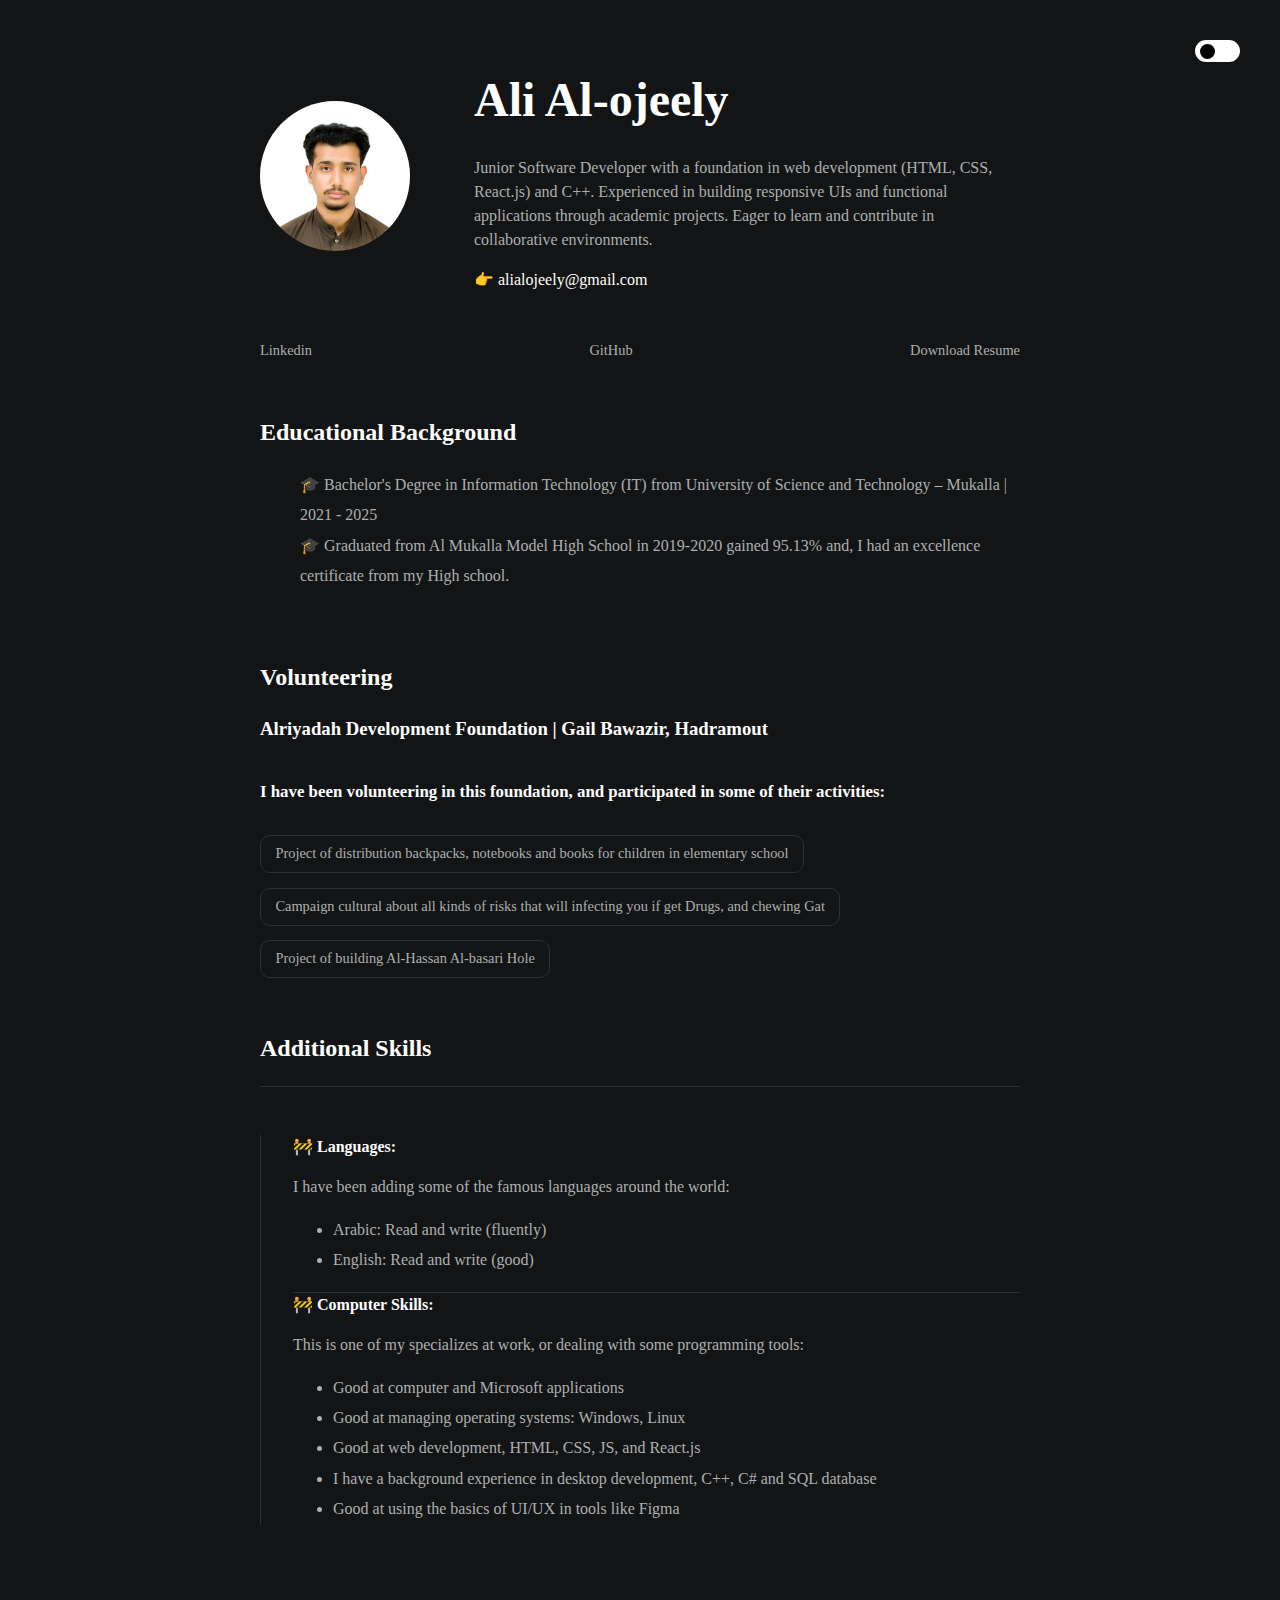
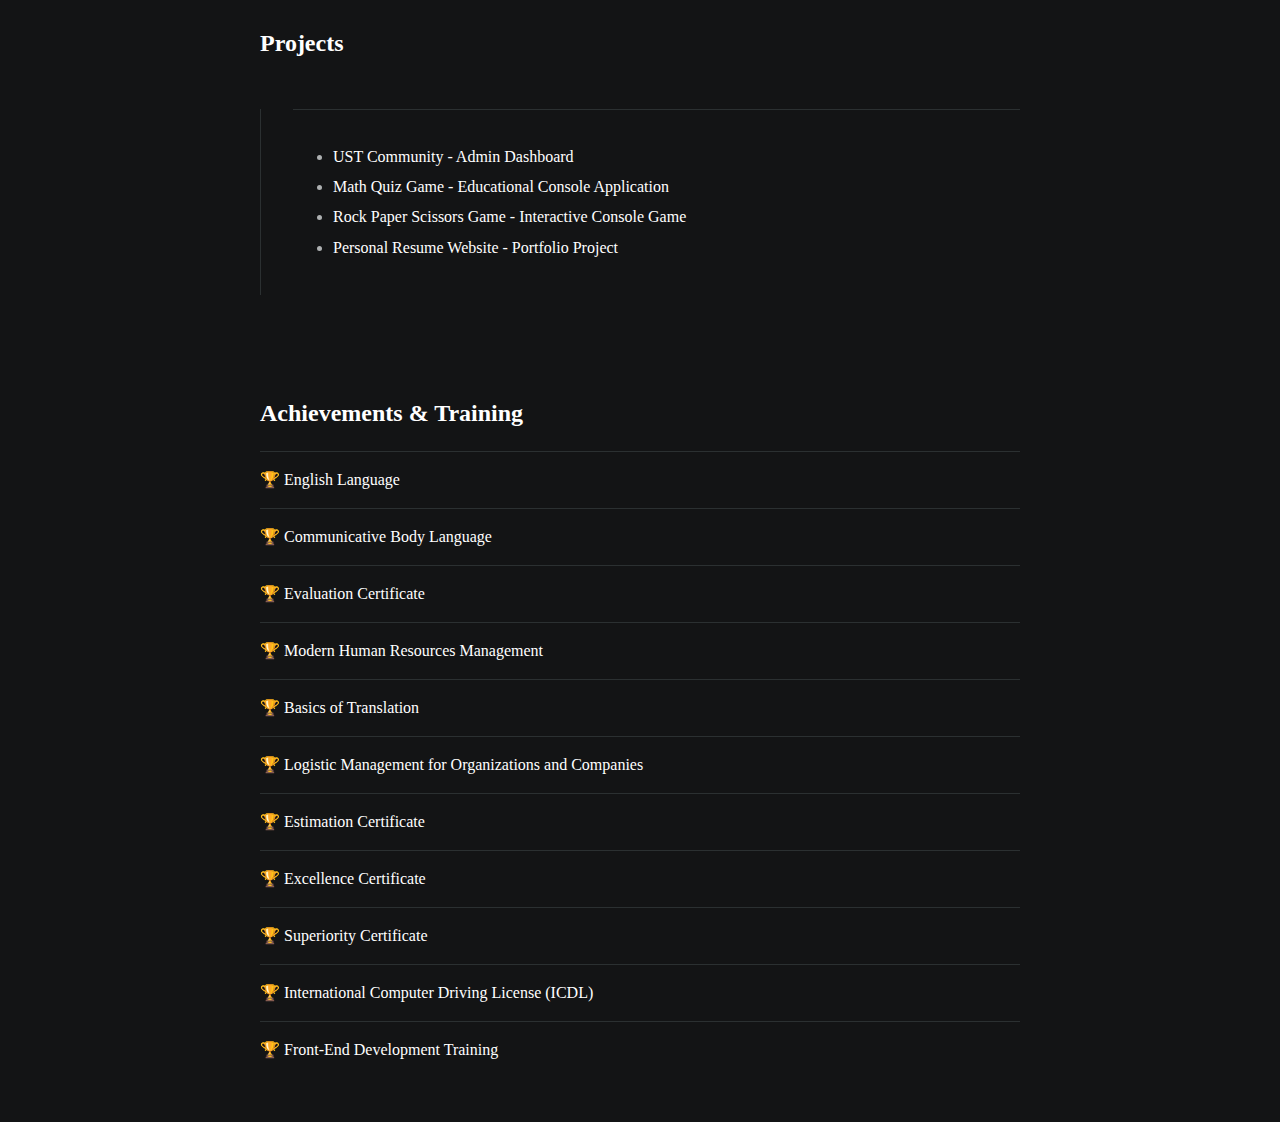
<file: index.html>
<!DOCTYPE html>
<html lang="en">
<head>
    <meta charset="UTF-8">
    <meta http-equiv="X-UA-Compatible" content="IE=edge">
    <meta name="viewport" content="width=device-width, initial-scale=1.0">
    <title>My Resume</title>
    <link rel="icon" type="image/png" href="Photo/pack.png">
    <link rel="stylesheet" href="style.css">
</head>
<body>
        <header>
            <label id="dark-change"></label>
        </header>
<main id="respon">
   </div>
    <div id="container--main">

        <section id="wrapper--hero" class="section--page">
            <img id="profile-pic" src="Photo/pack.jpg">

            <div>
                <h1 id="user-name">Ali Al-ojeely</h1>
                <p id="bio">Junior Software Developer with a foundation in web development (HTML, CSS, React.js) and C++. Experienced in building responsive UIs and functional applications through academic projects. Eager to learn and contribute in collaborative environments.</p>
                <p id="email">👉 alialojeely@gmail.com</p>
            </div>  
        </section>

        <section class="section--page">
            <div id="socials--list">
                <a href="https://www.linkedin.com/in/ali-nasser-al-ojeely-27b86b372/" target="_blank">Linkedin</a>
                <!-- <a href="https://www.facebook.com/bn.nsser" target="_blank">Facebook</a> -->
                <a href="https://github.com/AliAl-ojeely" target="_blank">GitHub</a>
                <a href="Pdf Resume/My Resume.pdf" target="_blank">Download Resume</a>
            </div>
        </section>

        <section class="section--page">
            <h2>Educational Background</h2>
            <ul id="educational--list">
                <li>&#x1F393; Bachelor's Degree in Information Technology (IT) from
                University of Science and Technology – Mukalla | 2021 - 2025 </li>
                <li>&#x1F393; Graduated from Al Mukalla Model High School in 2019-2020 gained 95.13% and, I had an excellence certificate from my High school.</li>
            </ul>
        </section>  

        <section class="section--page">
            <h2>Volunteering</h2>
            <h3>Alriyadah Development Foundation | Gail Bawazir, Hadramout</h3>
            <div id="wrapper--techstack__items">
                <h3>I have been volunteering in this foundation, and participated in some of their activities:</h3>
                <div class="card--techstack"><span>Project of distribution backpacks, notebooks and books for children in elementary school</span></div>
                <div class="card--techstack"><span>Campaign cultural about all kinds of risks that will infecting you if get Drugs, and chewing Gat</span></div>
                <div class="card--techstack"><span>Project of building Al-Hassan Al-basari Hole</span></div>
            </div>
        </section>
        
        <section id="additional-skills-wrapper"  class="section--page">
            <h2>Additional Skills</h2>
            <div class="line-break"></div>

            <div class="card--additional-skills">
                    <strong> 🚧 Languages:</strong>
                    <p>I have been adding some of the famous languages around the world:</p>
                    <ul>
                        <li>Arabic: Read and write (fluently)</li>
                        <li>English: Read and write (good)</li>
                    </ul> 

                    <div class="line-break"></div>

                    <strong> 🚧 Computer Skills:</strong>
                    <p>This is one of my specializes at work, or dealing with some programming tools:</p>
                    <ul>
                        <li>Good at computer and Microsoft applications</li>
                        <li>Good at managing operating systems: Windows, Linux</li>
                        <li>Good at web development, HTML, CSS, JS, and React.js</li>
                        <li>I have a background experience in desktop development, C++, C# and SQL database</li>
                        <li>Good at using the basics of UI/UX in tools like Figma</li>
                    </ul>
            </div>
        </section>

        <!-- Projects section -->
        <section id="additional-skills-wrapper" class="section--page">
            <h2>Projects</h2>
            <div class="card--additional-skills">
                <strong>
                        <div class="card--project">
                    <ul>
                        <li>
                            <a href="https://github.com/AliAl-ojeely/admin-dashboard" target="_blank">UST Community - Admin Dashboard</a>
                            <li>
                                <a href="https://github.com/AliAl-ojeely/math-questions-game" target="_blank">Math Quiz Game - Educational Console Application</a>
                            </li>
                            <li>
                                <a href="https://github.com/AliAl-ojeely/rock-paper-scissors-game" target="_blank">Rock Paper Scissors Game - Interactive Console Game </a>
                            </li>
                            <li>
                                <a href="https://github.com/AliAl-ojeely/my-resume-site" target="_blank">Personal Resume Website - Portfolio Project</a>
                            </li>
                        </li>
                    </ul>
                </strong>
                        </div>
            </div>
        </section>

        <!-- Achievements & Training section -->
        <section class="section--page">
            <h2>Achievements & Training </h2>
        
            <div class="card--project">
                <a href="Achievements/project1.html"><span>🏆 </span>English Language</a>
            </div>
        
            <div class="card--project">
                <a href="Achievements/project2.html" ><span>🏆 </span>Communicative Body Language</a>
            </div>
        
            <div class="card--project">
                <a href="Achievements/project3.html" ><span>🏆 </span>Evaluation Certificate</a>
            </div>
        
            <div class="card--project">
                <a href="Achievements/project4.html"><span>🏆 </span>Modern Human Resources Management</a>
            </div>

            <div class="card--project">
                <a href="Achievements/project5.html"><span>🏆 </span>Basics of Translation</a>
            </div>

            <div class="card--project">
                <a href="Achievements/project6.html"><span>🏆 </span>Logistic Management for Organizations and Companies</a>
            </div>

            <div class="card--project">
                <a href="Achievements/project7.html"><span>🏆 </span>Estimation Certificate</a>
            </div>

            <div class="card--project">
                <a href="Achievements/project8.html"><span>🏆 </span>Excellence Certificate</a>
            </div>

            <div class="card--project">
                <a href="Achievements/project9.html"><span>🏆 </span>Superiority Certificate</a>
            </div>

            <div class="card--project">
                <a href="Achievements/project10.html"><span>🏆 </span>International Computer Driving License (ICDL)</a>
            </div>

            <div class="card--project">
                <a href="Achievements/project11.html"><span>🏆 </span>Front-End Development Training</a>
            </div>
        </section>
        <script>
            var content = document.getElementsByTagName('body')[0];
            var darkMode = document.getElementById('dark-change');
            darkMode.addEventListener('click', function(){
                darkMode.classList.toggle('active');
                content.classList.toggle('night');
            })
        </script>
</main>
    </div>
</body>
</html>
</file>
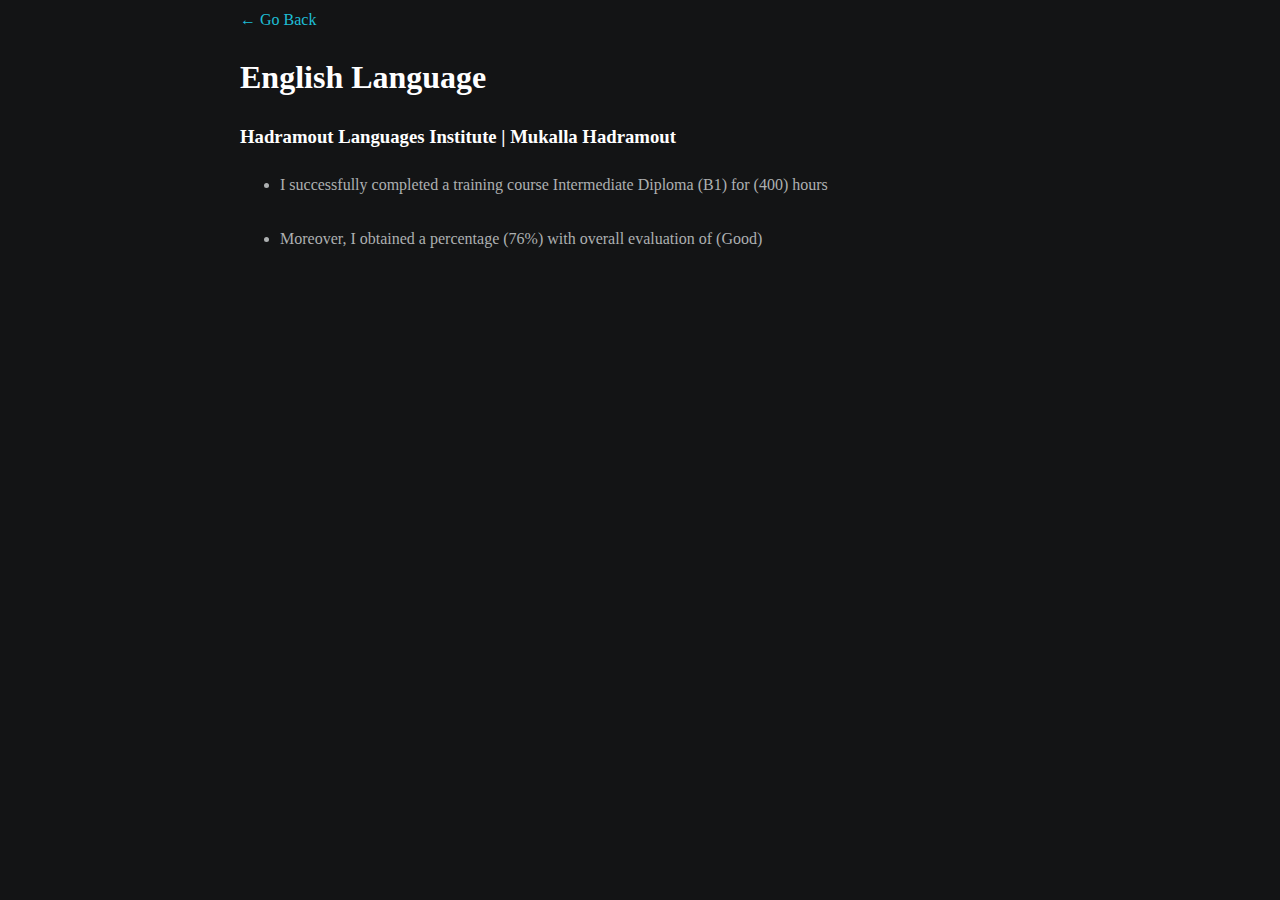
<file: Achievements/project1.html>
<!DOCTYPE html>
<html lang="en">
<head>
    <meta charset="UTF-8">
    <meta http-equiv="X-UA-Compatible" content="IE=edge">
    <meta name="viewport" content="width=device-width, initial-scale=1.0">
    <link rel="stylesheet" href="style.css">
    <title>English Language</title>
</head>
<body>
    <div id="container--main">
        <a href="../index.html"> &#x2190; Go Back</a>
        <h1>English Language</h1>
        <h3>Hadramout Languages Institute | Mukalla Hadramout</h3>
        <ul>
            <li>I successfully completed a training course Intermediate Diploma (B1) for (400) hours</li>
            <br>
            <li>Moreover, I obtained a percentage (76%) with overall evaluation of (Good) </li>
        </ul>

        <script>
            var content = document.getElementsByTagName('body')[0];
            var darkMode = document.getElementById('dark-change');
            darkMode.addEventListener('click', function(){
                darkMode.classList.toggle('active');
                content.classList.toggle('night');
            })
        </script>
    </div>
</body>
</html>
</file>
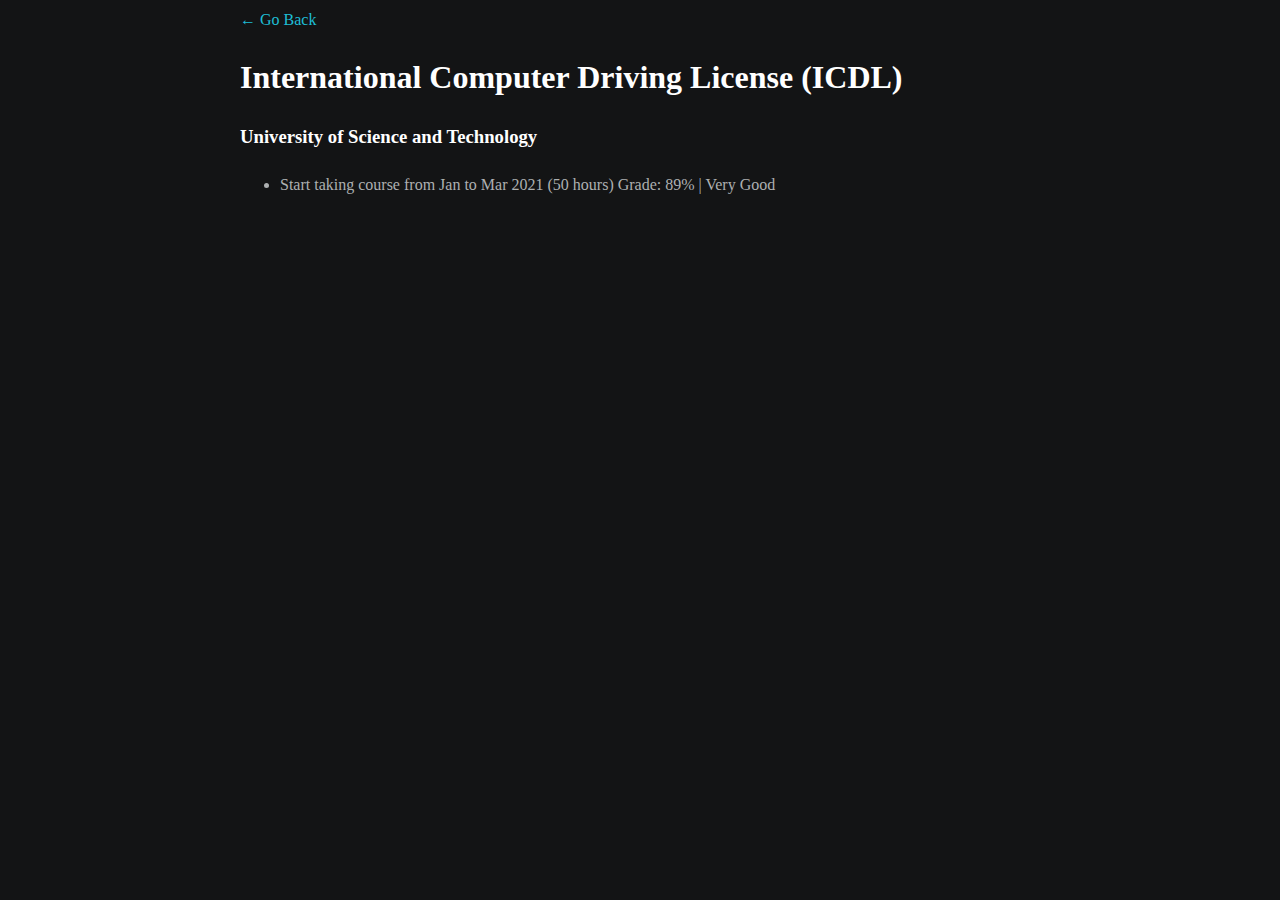
<file: Achievements/project10.html>
<!DOCTYPE html>
<html lang="en">
<head>
    <meta charset="UTF-8">
    <meta http-equiv="X-UA-Compatible" content="IE=edge">
    <meta name="viewport" content="width=device-width, initial-scale=1.0">
    <link rel="stylesheet" href="style.css">
    <title>Evaluation Certificate</title>
</head>
<body>
    <div id="container--main">
        <a href="../index.html"> &#x2190; Go Back</a>
        <h1>International Computer Driving License (ICDL)</h1>
        <h3>University of Science and Technology</h3>
        <ul>
            <li>Start taking course from Jan to Mar 2021 (50 hours) Grade: 89% | Very Good </li>
        </ul>
    </div>
</body>
</html>
</file>
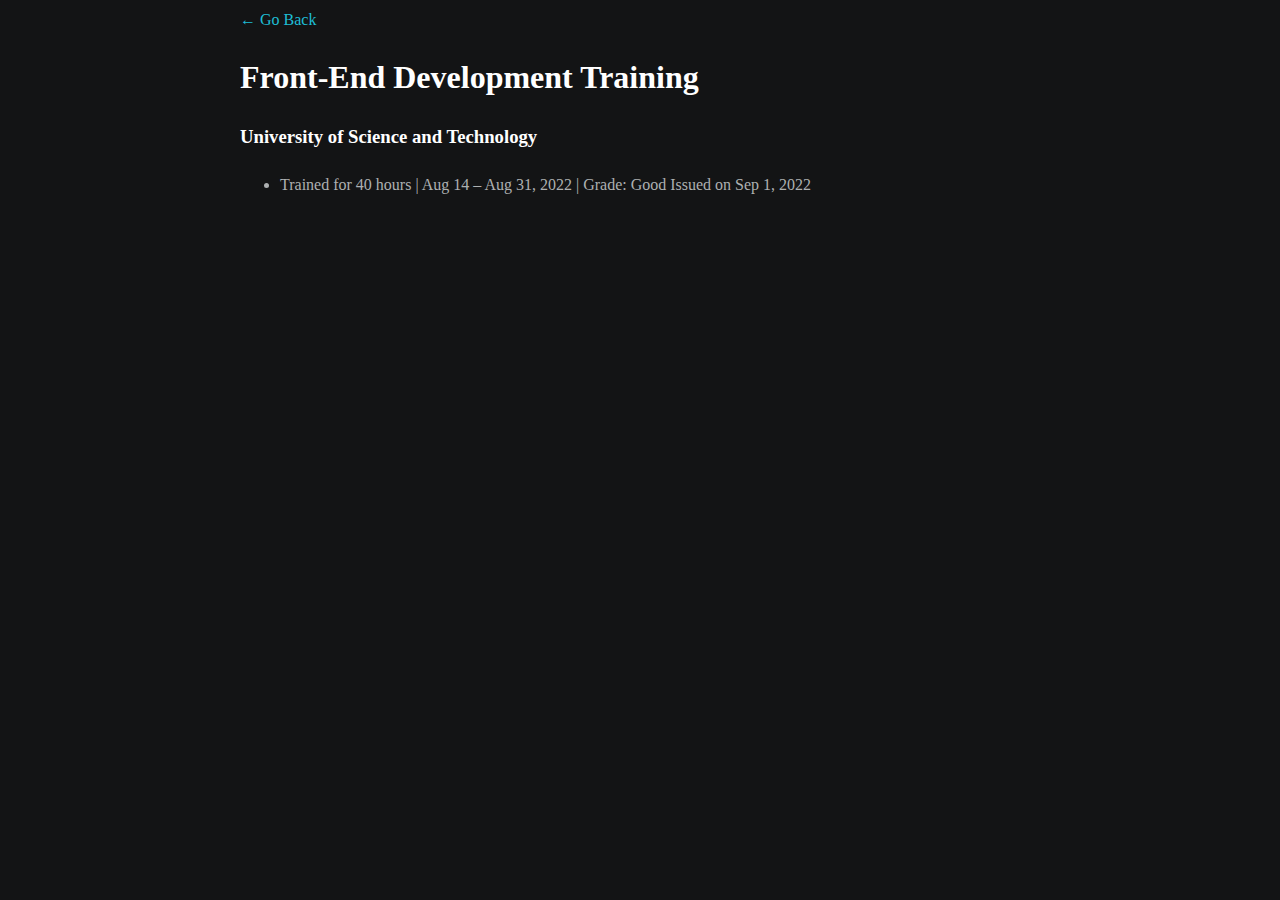
<file: Achievements/project11.html>
<!DOCTYPE html>
<html lang="en">
<head>
    <meta charset="UTF-8">
    <meta http-equiv="X-UA-Compatible" content="IE=edge">
    <meta name="viewport" content="width=device-width, initial-scale=1.0">
    <link rel="stylesheet" href="style.css">
    <title>Evaluation Certificate</title>
</head>
<body>
    <div id="container--main">
        <a href="../index.html"> &#x2190; Go Back</a>
        <h1>Front-End Development Training</h1>
        <h3>University of Science and Technology</h3>
        <ul>
            <li>Trained for 40 hours | Aug 14 – Aug 31, 2022 | Grade: Good Issued on Sep 1, 2022
            </li>
        </ul>
    </div>
</body>
</html>
</file>
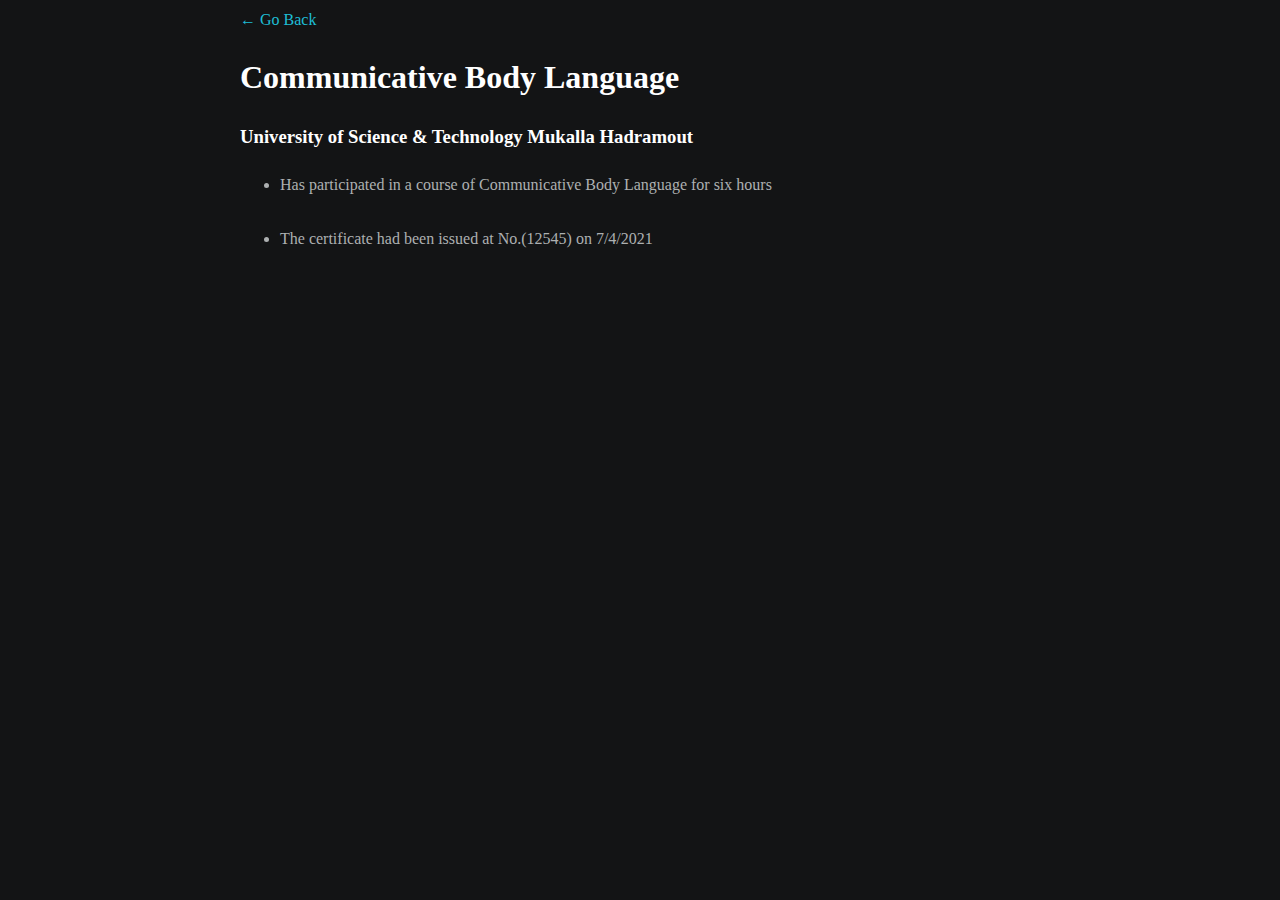
<file: Achievements/project2.html>
<!DOCTYPE html>
<html lang="en">
<head>
    <meta charset="UTF-8">
    <meta http-equiv="X-UA-Compatible" content="IE=edge">
    <meta name="viewport" content="width=device-width, initial-scale=1.0">
    <link rel="stylesheet" href="style.css">
    <title>Communicative Body Language</title>
</head>
<body>
    <div id="container--main">
        <a href="../index.html"> &#x2190; Go Back</a>
        <h1>Communicative Body Language</h1>
        <h3>University of Science & Technology Mukalla Hadramout</h3>
        <ul>
            <li>Has participated in a course of Communicative Body Language for six hours</li>
            <br>
            <li>The certificate had been issued at No.(12545) on 7/4/2021</li>
        </ul>
    </div>
</body>
</html>
</file>
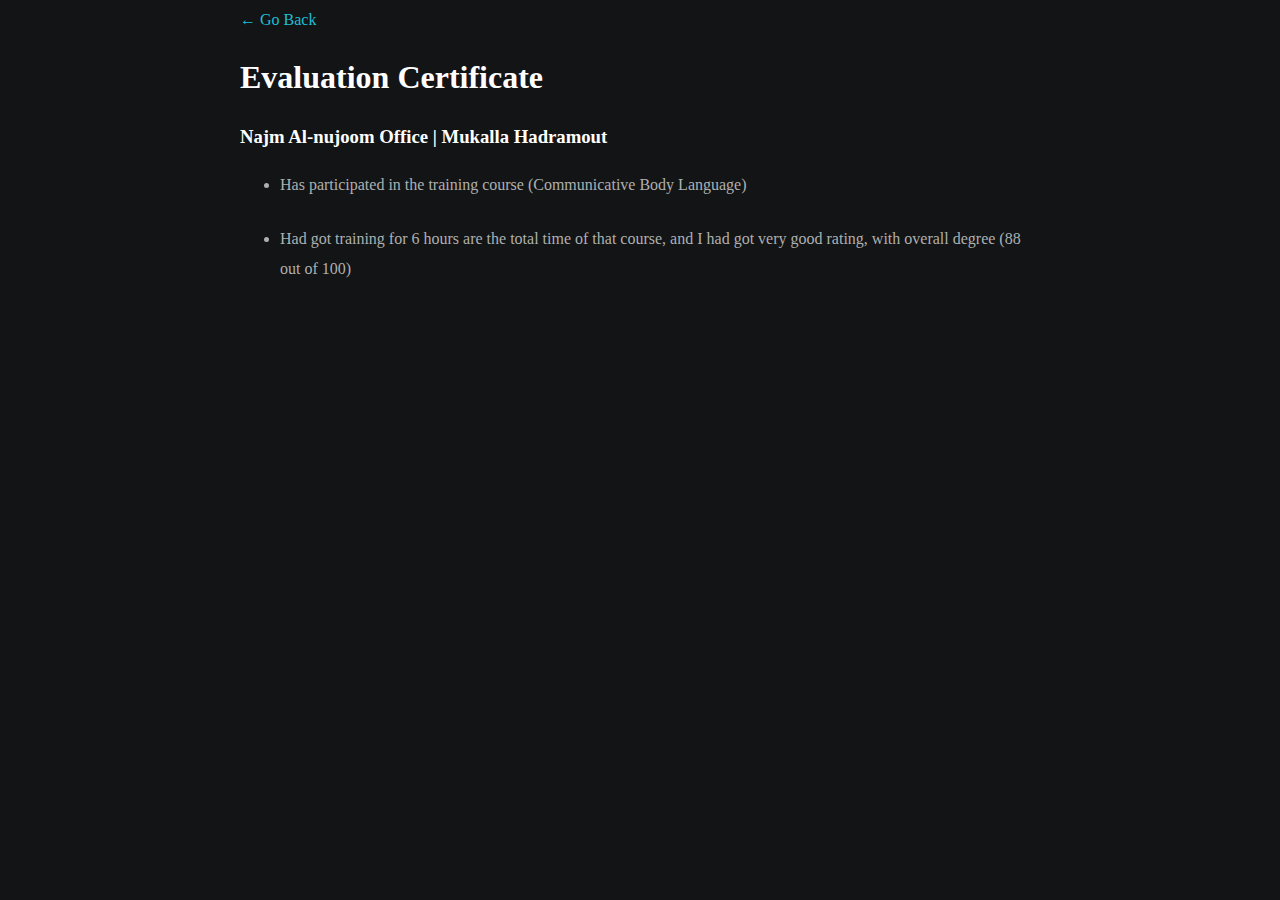
<file: Achievements/project3.html>
<!DOCTYPE html>
<html lang="en">
<head>
    <meta charset="UTF-8">
    <meta http-equiv="X-UA-Compatible" content="IE=edge">
    <meta name="viewport" content="width=device-width, initial-scale=1.0">
    <link rel="stylesheet" href="style.css">
    <title>Evaluation Certificate</title>
</head>
<body>
    <div id="container--main">
        <a href="../index.html"> &#x2190; Go Back</a>
        <h1>Evaluation Certificate</h1>
        <h3>Najm Al-nujoom Office | Mukalla Hadramout</h3>
        <ul>
            <li>Has participated in the training course (Communicative Body Language)</li>
            <br>
            <li>Had got training for 6 hours are the total time of that course, and I had got very good rating, with overall degree (88 out of 100) </li>
        </ul>
    </div>
</body>
</html>
</file>
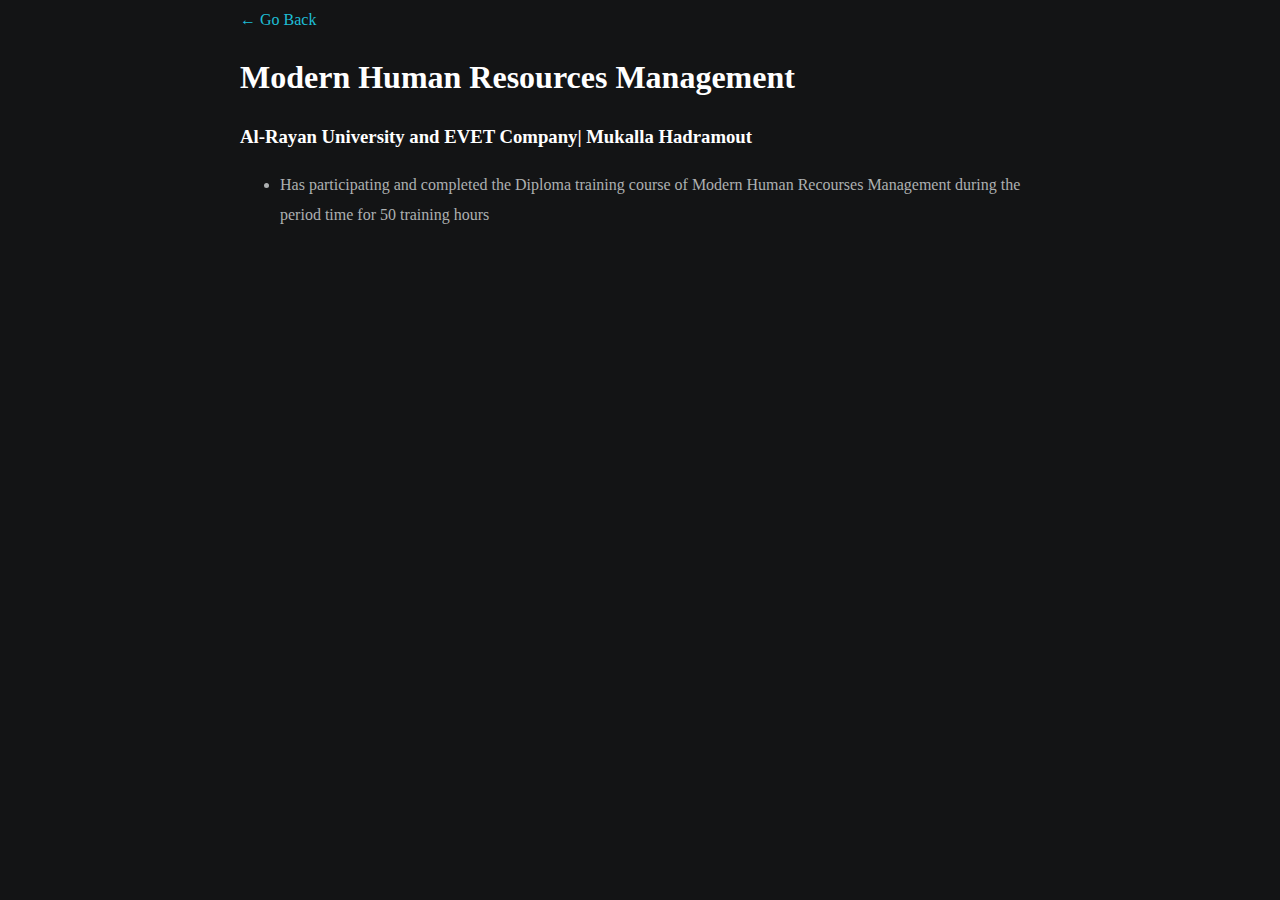
<file: Achievements/project4.html>
<!DOCTYPE html>
<html lang="en">
<head>
    <meta charset="UTF-8">
    <meta http-equiv="X-UA-Compatible" content="IE=edge">
    <meta name="viewport" content="width=device-width, initial-scale=1.0">
    <link rel="stylesheet" href="style.css">
    <title>Evaluation Certificate</title>
</head>
<body>
    <div id="container--main">
        <a href="../index.html"> &#x2190; Go Back</a>
        <h1>Modern Human Resources Management</h1>
        <h3>Al-Rayan University and EVET Company| Mukalla Hadramout</h3>
        <ul>
            <li>Has participating and completed the Diploma training course of Modern Human Recourses Management during the period time for 50 training hours</li>
        </ul>
    </div>
</body>
</html>
</file>
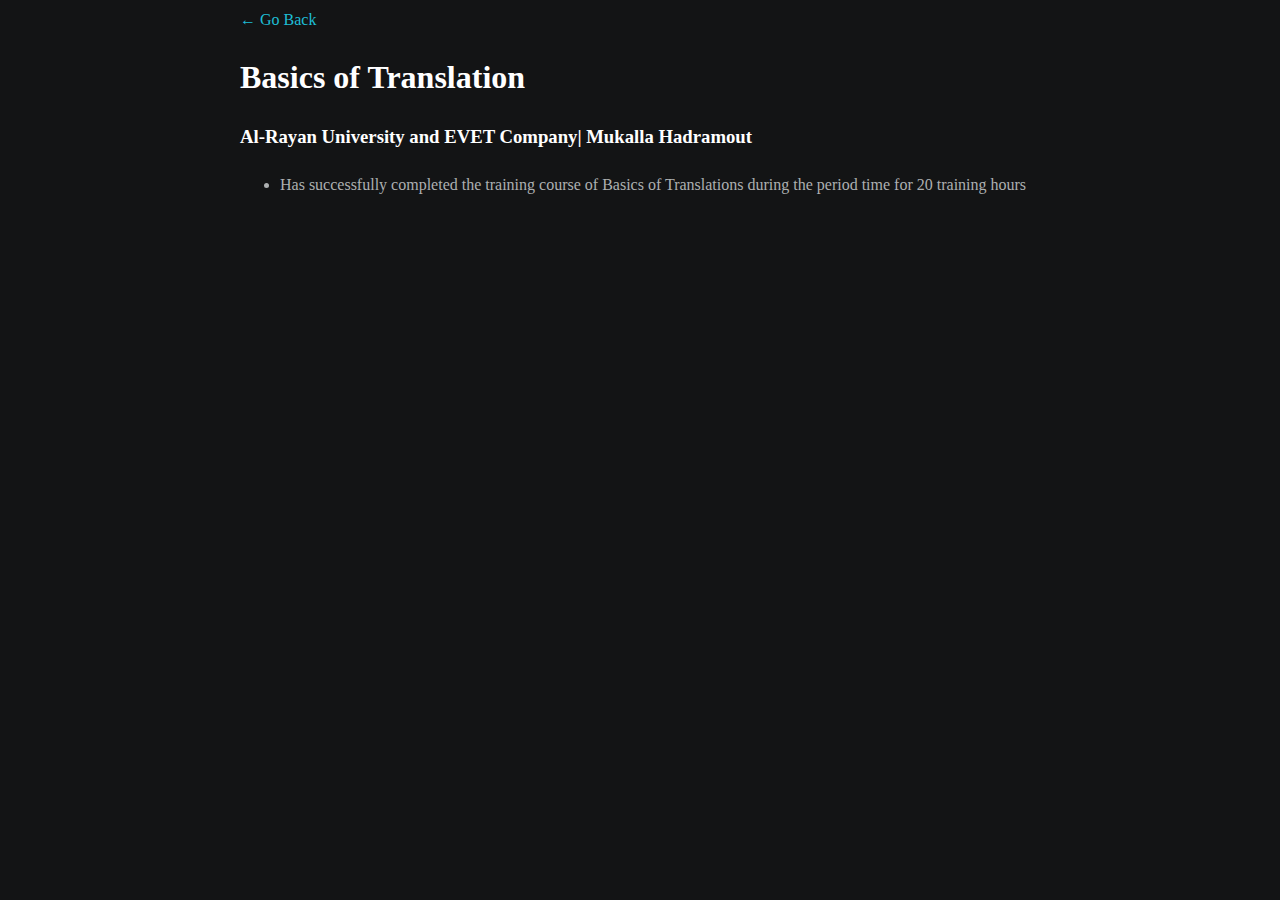
<file: Achievements/project5.html>
<!DOCTYPE html>
<html lang="en">
<head>
    <meta charset="UTF-8">
    <meta http-equiv="X-UA-Compatible" content="IE=edge">
    <meta name="viewport" content="width=device-width, initial-scale=1.0">
    <link rel="stylesheet" href="style.css">
    <title>Evaluation Certificate</title>
</head>
<body>
    <div id="container--main">
        <a href="../index.html"> &#x2190; Go Back</a>
        <h1>Basics of Translation</h1>
        <h3>Al-Rayan University and EVET Company| Mukalla Hadramout</h3>
        <ul>
            <li>Has successfully completed the training course of Basics of Translations during the period time for 20 training hours </li>
        </ul>
    </div>
</body>
</html>
</file>
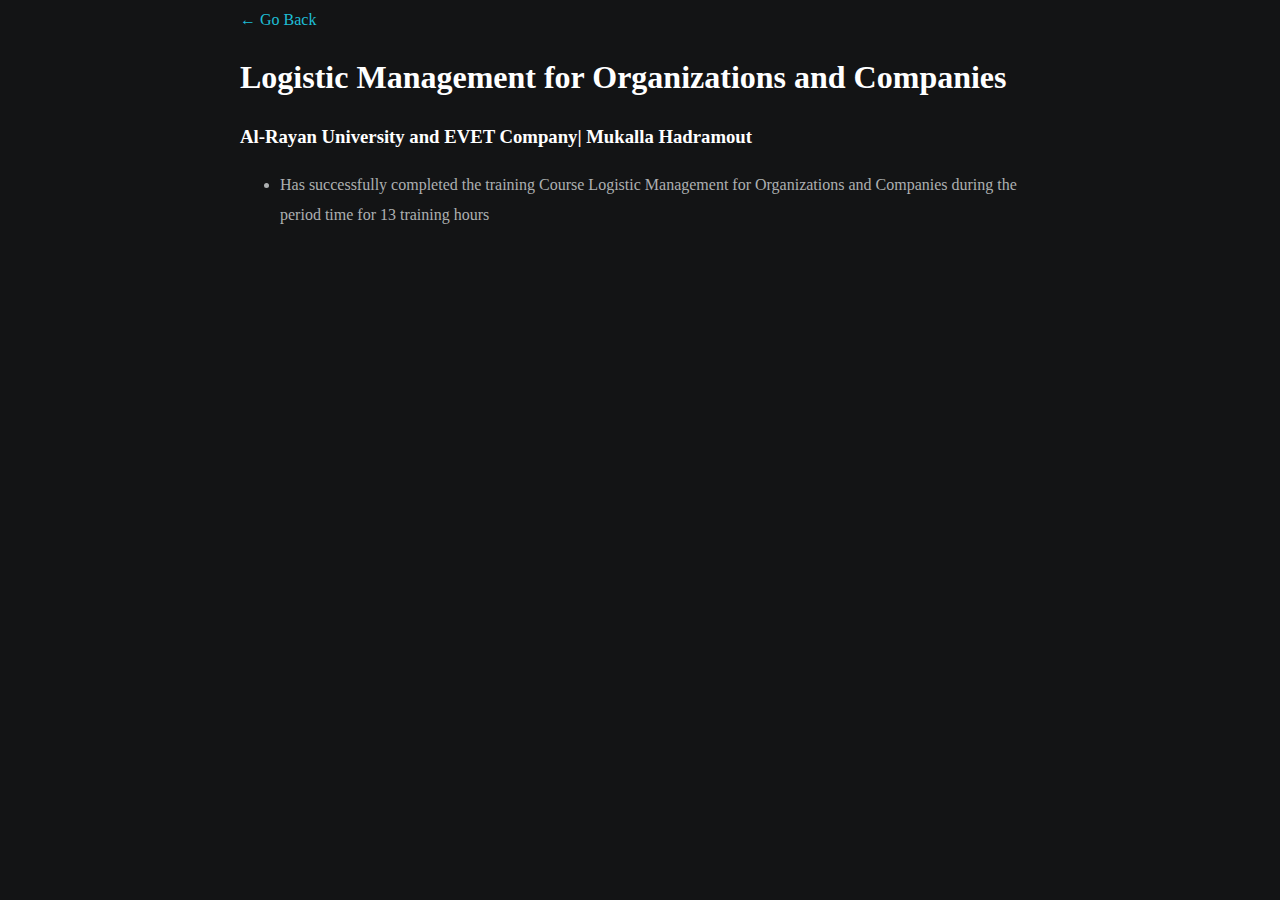
<file: Achievements/project6.html>
<!DOCTYPE html>
<html lang="en">
<head>
    <meta charset="UTF-8">
    <meta http-equiv="X-UA-Compatible" content="IE=edge">
    <meta name="viewport" content="width=device-width, initial-scale=1.0">
    <link rel="stylesheet" href="style.css">
    <title>Evaluation Certificate</title>
</head>
<body>
    <div id="container--main">
        <a href="../index.html"> &#x2190; Go Back</a>
        <h1>Logistic Management for Organizations and Companies</h1>
        <h3>Al-Rayan University and EVET Company| Mukalla Hadramout</h3>
        <ul>
            <li>Has successfully completed the training Course Logistic Management for Organizations and Companies during the period time for 13 training hours</li>
        </ul>
    </div>
</body>
</html>
</file>
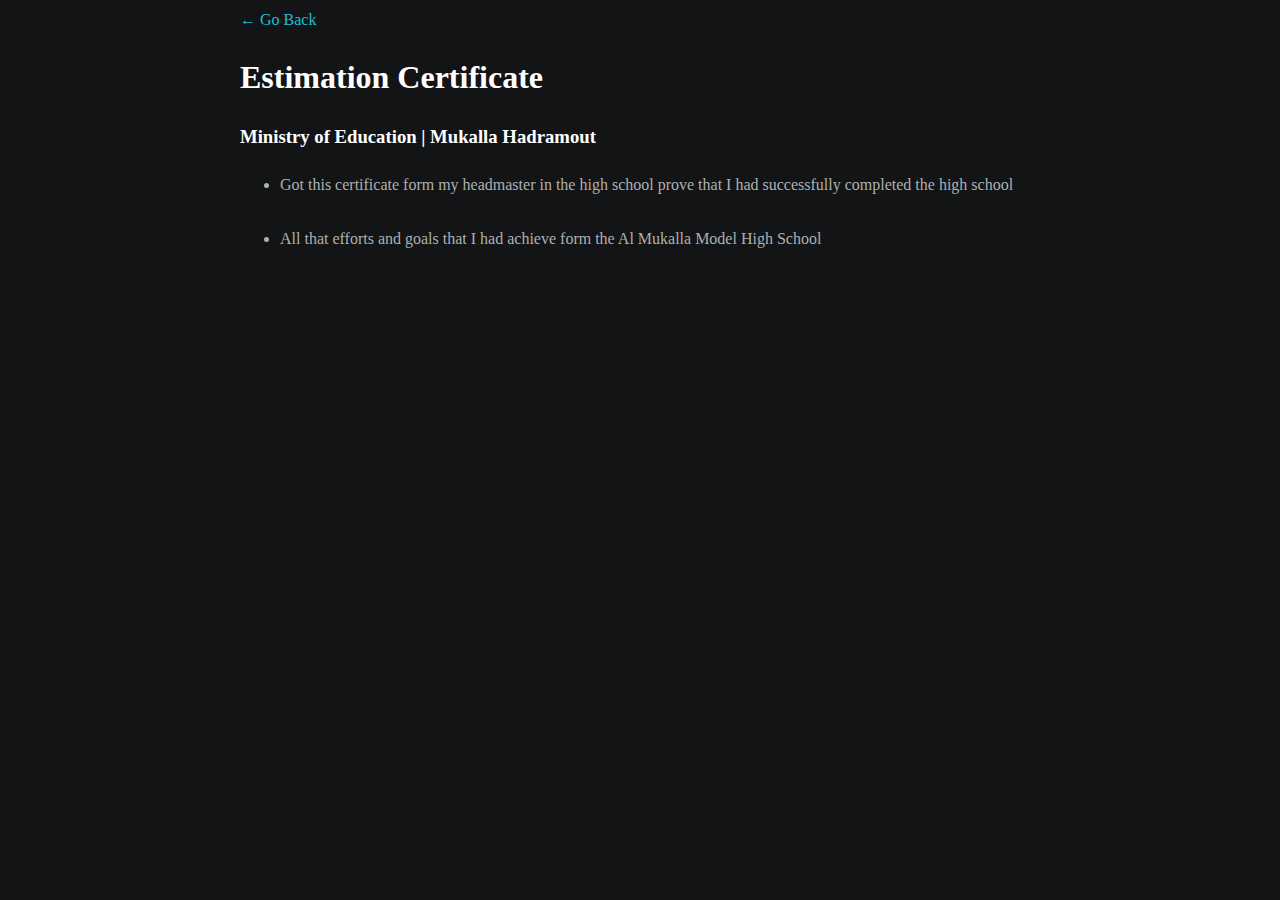
<file: Achievements/project7.html>
<!DOCTYPE html>
<html lang="en">
<head>
    <meta charset="UTF-8">
    <meta http-equiv="X-UA-Compatible" content="IE=edge">
    <meta name="viewport" content="width=device-width, initial-scale=1.0">
    <link rel="stylesheet" href="style.css">
    <title>Estimation Certificate</title>
</head>
<body>
    <div id="container--main">
        <a href="../index.html"> &#x2190; Go Back</a>
        <h1>Estimation Certificate</h1>
        <h3>Ministry of Education | Mukalla Hadramout</h3>
        <ul>
            <li>Got this certificate form my headmaster in the high school prove that I had successfully completed the high school</li>
            <br>
            <li>All that efforts and goals that I had achieve form the Al Mukalla Model High School</li>
        </ul>
    </div>
</body>
</html>
</file>
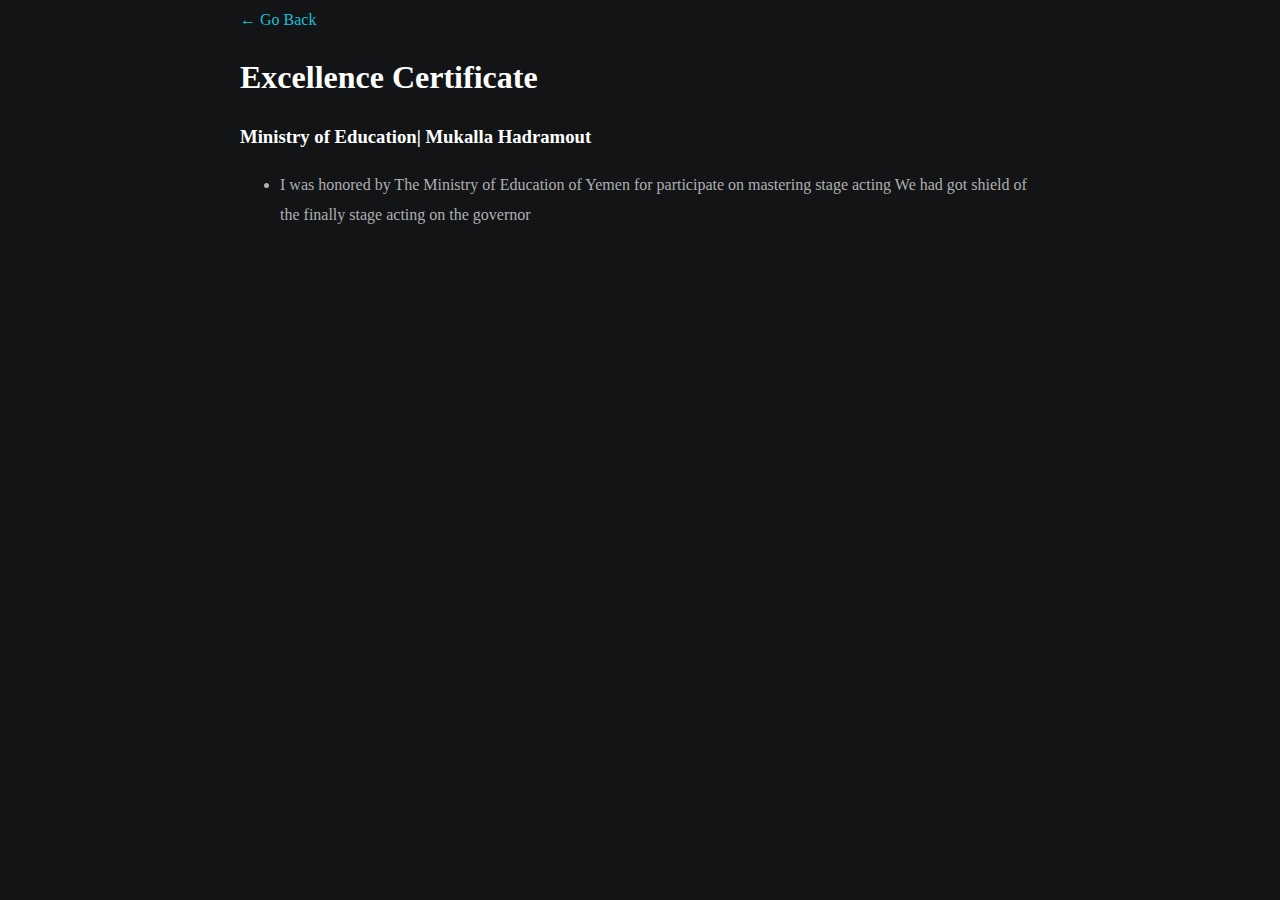
<file: Achievements/project8.html>
<!DOCTYPE html>
<html lang="en">
<head>
    <meta charset="UTF-8">
    <meta http-equiv="X-UA-Compatible" content="IE=edge">
    <meta name="viewport" content="width=device-width, initial-scale=1.0">
    <link rel="stylesheet" href="style.css">
    <title>Evaluation Certificate</title>
</head>
<body>
    <div id="container--main">
        <a href="../index.html"> &#x2190; Go Back</a>
        <h1>Excellence Certificate</h1>
        <h3>Ministry of Education| Mukalla Hadramout</h3>
        <ul>
            <li>I was honored by The Ministry of Education of Yemen for participate on mastering stage acting We had got shield of the finally stage acting on the governor</li>
        </ul>
    </div>
</body>
</html>
</file>
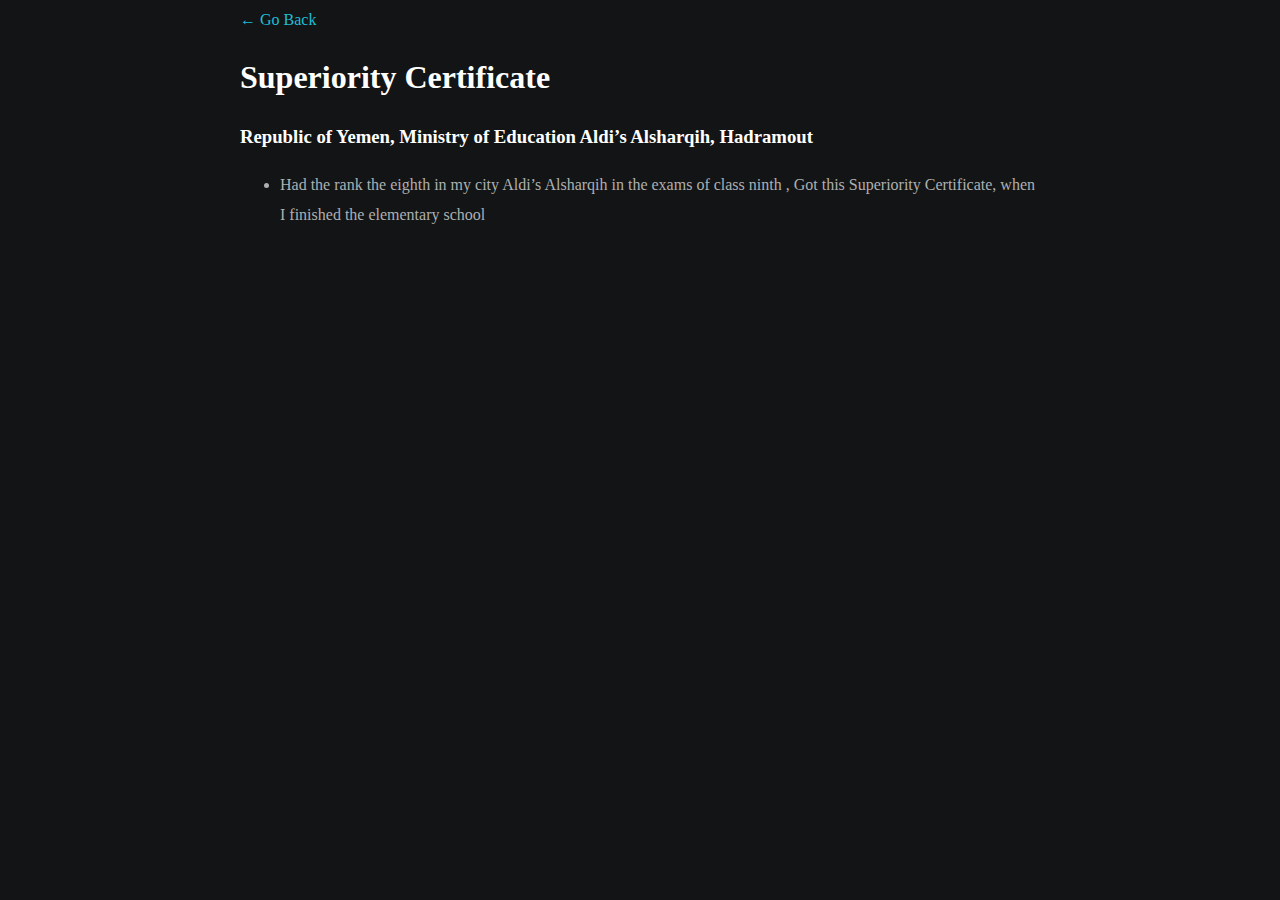
<file: Achievements/project9.html>
<!DOCTYPE html>
<html lang="en">
<head>
    <meta charset="UTF-8">
    <meta http-equiv="X-UA-Compatible" content="IE=edge">
    <meta name="viewport" content="width=device-width, initial-scale=1.0">
    <link rel="stylesheet" href="style.css">
    <title>Evaluation Certificate</title>
</head>
<body>
    <div id="container--main">
        <a href="../index.html"> &#x2190; Go Back</a>
        <h1>Superiority Certificate</h1>
        <h3>Republic of Yemen, Ministry of Education Aldi’s Alsharqih, Hadramout </h3>
        <ul>
            <li>Had the rank the eighth in my city Aldi’s Alsharqih in the exams of class ninth , Got this Superiority Certificate, when I finished the elementary school</li>
        </ul>
    </div>
</body>
</html>
</file>
<file: style.css>
:root{
    --mainTextColor-light:#000;
    --secondaryTextColor-light:rgb(51 51 51);
    --mainLinkColor-light:#0da2b8;
    --mainBorderColor-light:rgb(218, 218, 218);
    --mainBgColor-light:rgb(249, 250,251);
    
    --mainTextColor-dark:#fff;
    --secondaryTextColor-dark:#adb0b1;
    --mainLinkColor-dark:rgb(30, 190,214);
    --mainBorderColor-dark:#2b3031;
    --mainBgColor-dark:#131415;
 
    --mainTextColor:var(--mainTextColor-dark);
    --secondaryTextColor:var(--secondaryTextColor-dark);
    --mainLinkColor:var(--mainLinkColor-dark);
    --mainBorderColor:var(--mainBorderColor-dark);
    --mainBgColor:var(--mainBgColor-dark);
}

*{
    font-family: 'Comic Sans MS', cursive;
    line-height: 1.5em;
    box-sizing: border-box;
    color: var(--mainTextColor);
}

label{
    margin: 20px;
    padding: 5px;
    position: absolute;
    width: 45px;
    height: 22px;
    right: 20px;
    top: 20px;
    border: 2px solid;
    border-radius: 20px;
    background: #fff;
}

label:before{
    position: absolute;
    content: "";
    width: 15px;
    height: 15px;
    left: 3px;
    top: 1.5px;
    border-radius: 50%;
    cursor: pointer;
    background: #000;
    transition: 0.4s;
}

label.active:before{
    left: 22px;
    background: rgb(0, 0, 0);
    color: #fff;
}

body.night{
    --mainTextColor:var(--mainTextColor-light);
    --secondaryTextColor:var(--secondaryTextColor-light);
    --mainLinkColor:var(--mainLinkColor-light);
    --mainBorderColor:var(--mainBorderColor-light);
    --mainBgColor:var(--mainBgColor-light);
}

body{
    background-color: var(--mainBgColor);            
}

p, span, li{
    color: var(--secondaryTextColor);
    font-size: 1em;
}

a{
    text-decoration: none;
    color: var(--mainLinkColor);
    font-weight: 500;
}

li{
    line-height: 1.9em;
}

#container--main{
    max-width: 800px;
    margin: 0 auto;
    padding: 20px;
}

.section--page{
    padding-top: 1em;
    padding-bottom: 1em;
}

#wrapper--hero{
    display: flex;
    align-items: center;
    gap: 4em;
}

#user-name{
    font-size: 3em;
    line-height: 1em;
}

#bio, a{
    font-weight: 300;
}

#profile-pic{
    border-radius: 50%;
    height: 150px;
    width: 150px;
    object-fit: cover;
}

#email{
    color: var(--mainTextColor);
}

#socials--list{
    display: flex;
    justify-content: space-between;
    column-gap: 1em;
    flex-wrap: wrap;
}

#socials--list a{
    font-weight: 300;
    color: var(--secondaryTextColor);
    font-size: 0.9em;
    transition: 0.3s;
}

#socials--list a:hover{
    font-weight: 100;
    color: var(--mainLinkColor);
    font-size: 0.9em;
    transition: all .4s ease;
}

#educational--list{
    list-style: none;
}

#wrapper--techstack__items{
    display: flex;
    flex-wrap: wrap;
    gap: 1em;
    font-size: 0.9em;
}

.card--techstack{
    border: 1px solid var(--mainBorderColor);
    padding: 0.5em 1em;
    border-radius: 10px;
}

.card--additional-skills{
    border-left: 1px solid var(--mainBorderColor);
    margin-top: 3em;
    margin-bottom: 3em;
    padding-left: 2em;
}

.line-break{
    background-color: var(--mainBorderColor);
    height: 1px;
}

.card--project{
    padding-top: 1em;
    padding-bottom: 1em;
    border-top:1px solid var(--mainBorderColor);
}

.card--project a{
    color: var(--mainTextColor);
    transition: .3s;
}

.card--project a:hover{
    color: var(--mainLinkColor);
}

@media(max-width:600px) {
    #wrapper--hero{
        flex-direction: column;
        gap: 1em;
    }
    
    #profile-pic{
        width: 200px;
        height: 200px;
    }

    .section--page{
        padding-top: 1em;
        padding-bottom: 1em;
    }
    
    .card--additional-skills{
        border-left: none;
        margin-top: 2em;
        margin-bottom: 2em;
        padding-left: 0;
    }
}
</file>
<file: Achievements/style.css>
:root{

    --mainTextColor-light:#000;
    --secondaryTextColor-light:rgb(51 51 51);
    --mainLinkColor-light:#0da2b8;
    --mainBorderColor-light:rgb(218, 218, 218);
    --mainBgColor-light:rgb(249, 250,251);
    
    --mainTextColor-dark:#fff;
    --secondaryTextColor-dark:#adb0b1;
    --mainLinkColor-dark:rgb(30, 190,214);
    --mainBorderColor-dark:#2b3031;
    --mainBgColor-dark:#131415;
 
    --mainTextColor:var(--mainTextColor-dark);
    --secondaryTextColor:var(--secondaryTextColor-dark);
    --mainLinkColor:var(--mainLinkColor-dark);
    --mainBorderColor:var(--mainBorderColor-dark);
    --mainBgColor:var(--mainBgColor-dark);

}

*{
    font-family: 'Comic Sans M5',cursive;
    line-height: 1.5em;
    box-sizing: border-box;
    color: var(--mainTextColor);
}

label{
    margin: 20px auto;
    padding: 20px auto;
    position: absolute;
    width: 45px;
    height: 22px;
    right: 20px;
    top: 20;
    border: 2px solid;
    border-radius: 20px;
    background: #fff;
}

label:before{
    position: absolute;
    content: "";
    width: 20px;
    height: 20px;
    left: 0px;
    top: -1px;
    border-radius: 50%;
    cursor: pointer;
    background: #000;
    transition: 0.4s;
}

label.active:before{
    left: 24px;
    background: rgb(0, 0, 0);
    color: #fff;
}
body.night{
    
    --mainTextColor:var(--mainTextColor-light);
    --secondaryTextColor:var(--secondaryTextColor-light);
    --mainLinkColor:var(--mainLinkColor-light);
    --mainBorderColor:var(--mainBorderColor-light);
    --mainBgColor:var(--mainBgColor-light);
}

body{
    background-color: var(--mainBgColor);            
}

p, span, li{
    color: var(--secondaryTextColor);
    font-size: 1em;
}

a{
    text-decoration: none;
    color: var(--mainLinkColor);
    font-weight: 500;
}

li{
    line-height: 1.9em;
}

#container--main{
    max-width: 800px;
    margin: 0 auto;
}

.section--page{
    padding-top: 1em;
    padding-bottom: 1em;
}

#wrapper--hero{
    display: flex;
    align-items: center;
    gap: 4em;
}

#user-name{
    font-size: 3em;
    line-height: 1em;
}

#bio, a{
    font-weight: 300;
}

#profile-pic{
    border-radius: 50%;
    height: 150px;
    width: 150px;
    object-fit: cover;
}

#email{
    color: var(--mainTextColor);
}

#socials--list{
    display: flex;
    justify-content: space-between;
    column-gap: 1em;
    flex-wrap: wrap;
}

#socials--list a{
    font-weight: 300;
    color: var(--secondaryTextColor);
    font-size: 0.9em;
    transition: 0.3s;
}

#socials--list a:hover{
    font-weight: 100;
    color: var(--mainLinkColor);
    font-size: 0.9em;
}

#educational--list{
    list-style: none;
}

#wrapper--techstack__items{
    display: flex;
    flex-wrap: wrap;
    gap: 1em;
    font-size: 0.9em;
}

.card--techstack{
    border: 1px solid var(--mainBorderColor);
    padding: 0.5em 1em;
    border-radius: 10px;
}

.card--additional-skills{
    border-left: 1px solid var(--mainBorderColor);
    margin-top: 3em;
    margin-bottom: 3em;
    padding-left: 2em;
}

.line-break{
    background-color: var(--mainBorderColor);
    height: 1px;
}

.card--project{
    padding-top: 1em;
    padding-bottom: 1em;
    border-top:1px solid var(--mainBorderColor);
}

.card--project a{
    color: var(--mainTextColor);
    transition: .3s;
}

.card--project a:hover{
    color: var(--mainLinkColor);
}

@media(max-width:600px) {
    #wrapper--hero{
        flex-direction: column;
        gap: 1em;
    }
    #profile-pic{
        width: 200px;
        height: 200px;
    }

    .section--page{
        padding-top: 1em;
        padding-bottom: 1em;
    }
    .card--additional-skills{
        border-left: none;
        border-left: 0;
    }
}
</file>
